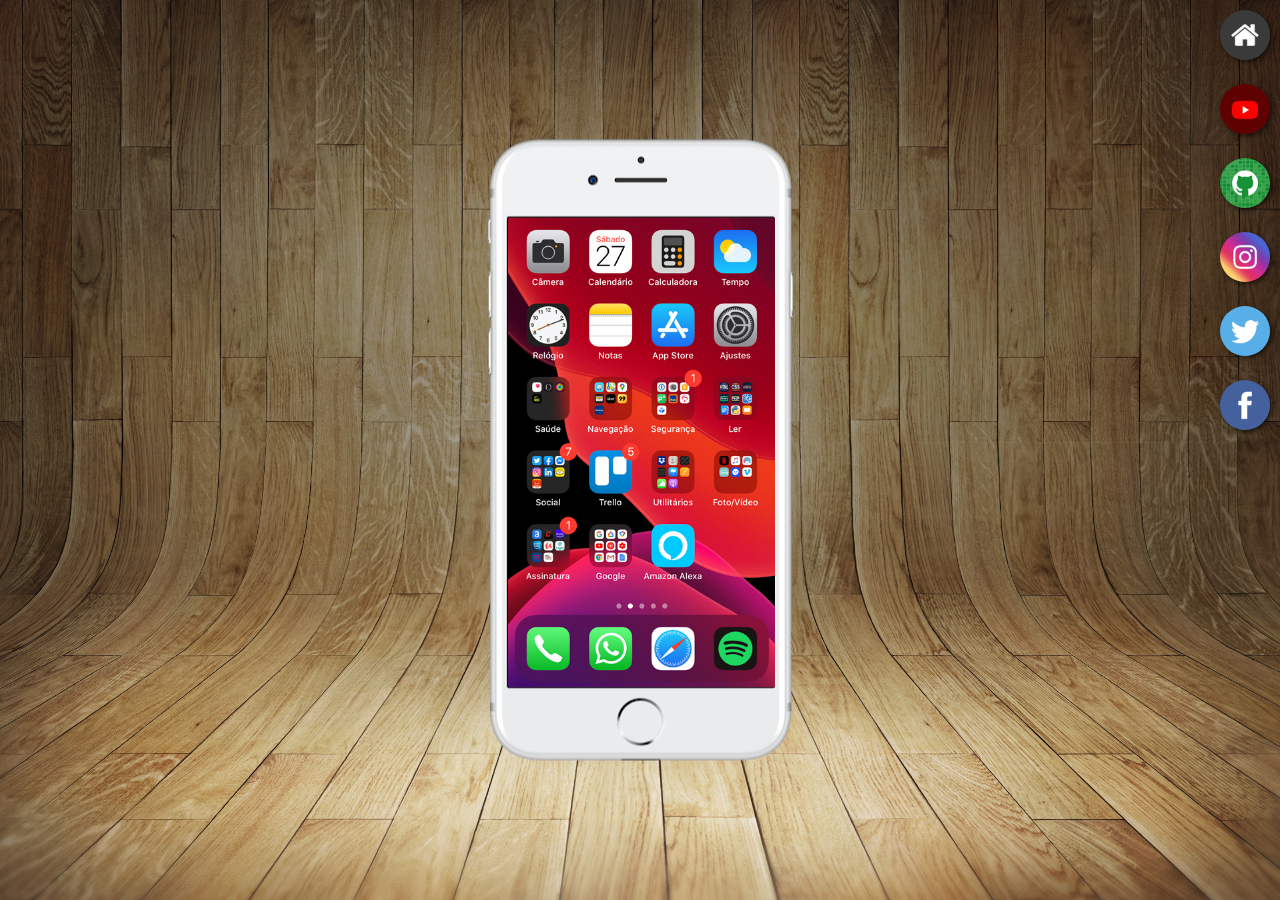
<file: index.html>
<!DOCTYPE html>
<html lang="pt-br">
<head>
    <meta charset="UTF-8">
    <meta name="viewport" content="width=device-width, initial-scale=1.0">
    <link rel="shortcut icon" href="favicon.ico" type="image/x-icon">
    <link rel="stylesheet" href="estilos/style.css">
    <title>Projeto Resdes Sociais</title>
</head>
<body>
    <main>
        <section id="telefone">
           <iframe src="home.html" name="tela" id="tela" frameborder="0"> Esse recurso nao é compativel com navegador</iframe> 
            
        </section>
        <section id="redes-sociais">
            <a href="home.html" target="tela"><img src="imagens/logo-home.jpg" alt="home"></a><br>
            <a href="youtube.html" target="tela"><img src="imagens/logo-youtube.jpg" alt="youtube"></a><br>
            <a href="github.html" target="tela"><img src="imagens/logo-github.jpg" alt="github"></a><br>
            <a href="#" target="tela"><img src="imagens/logo-instagram.jpg" alt="instagram"></a><br>
            <a href="#" target="tela"><img src="imagens/logo-twitter.jpg" alt="twiter"></a><br>
            <a href="#" target="tela"><img src="imagens/logo-facebook.jpg" alt="facebook"></a>
        </section>
    </main>
</body>
</html>
</file>
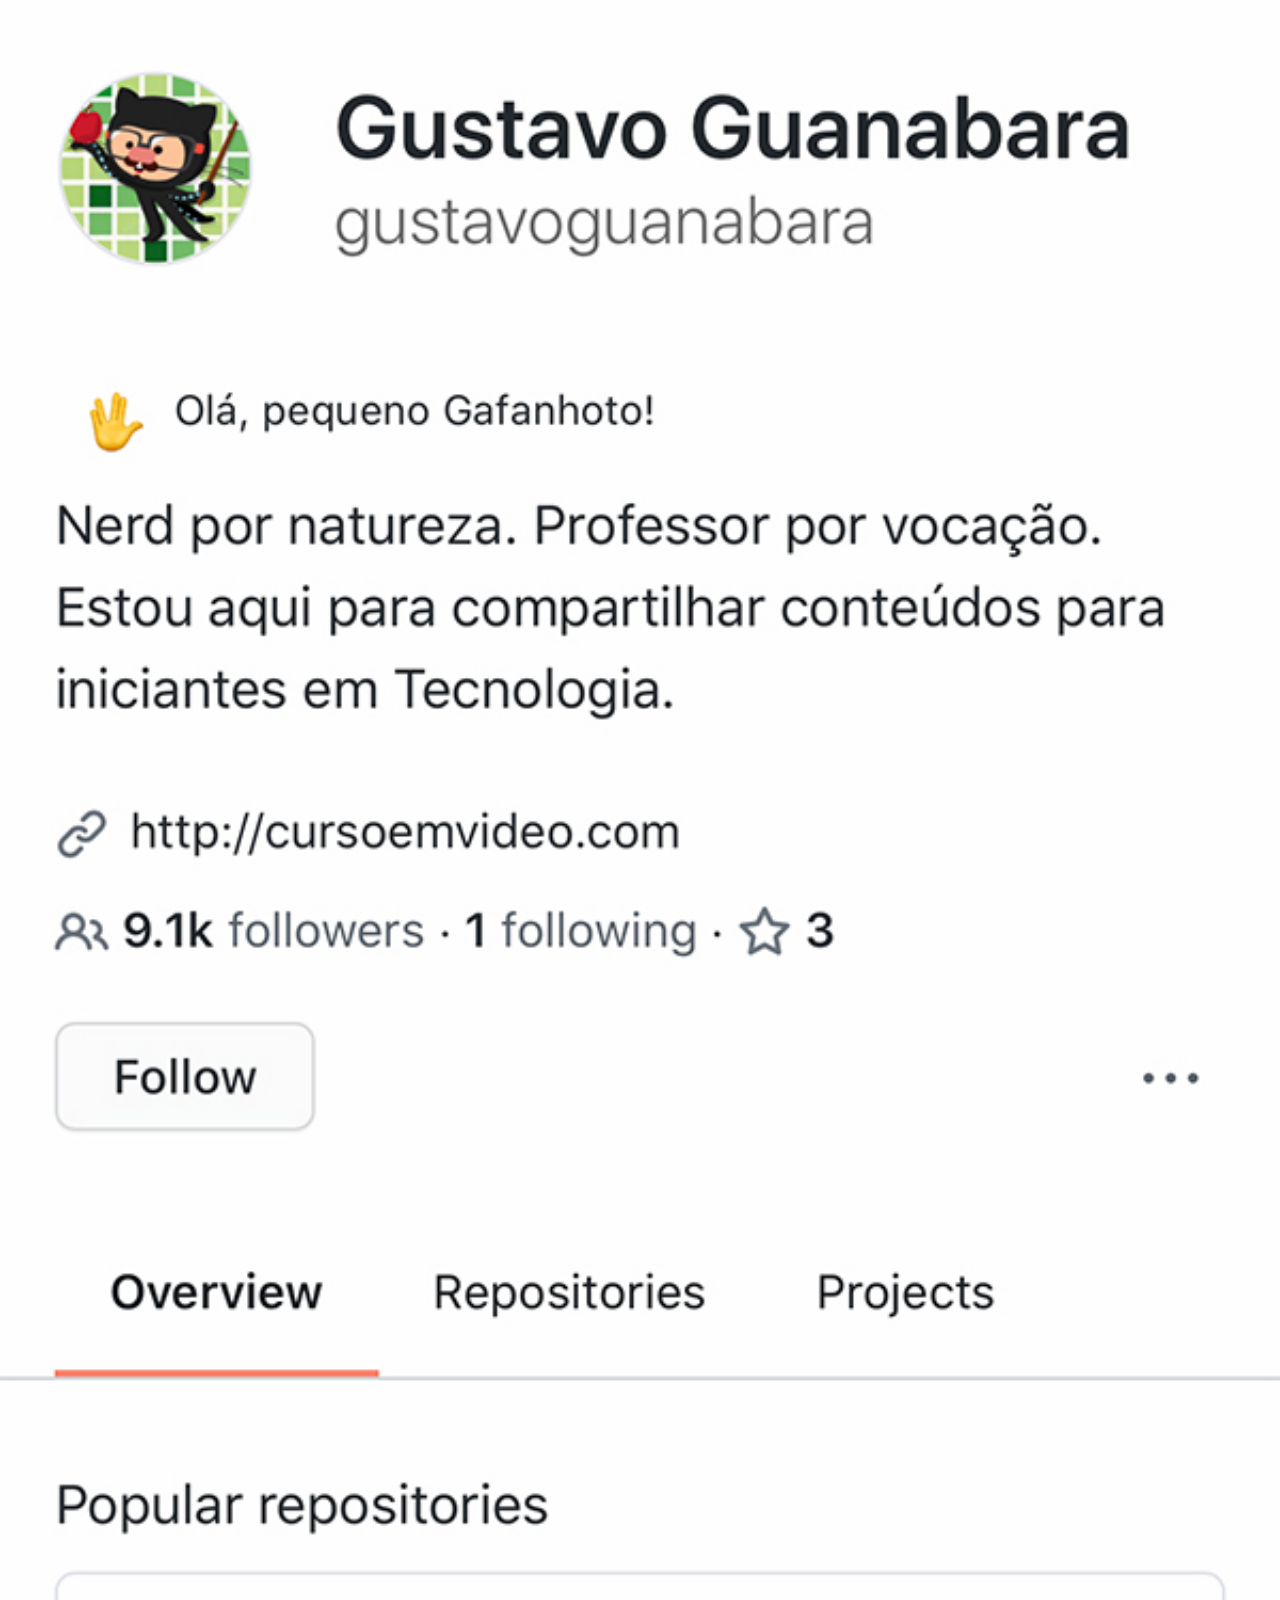
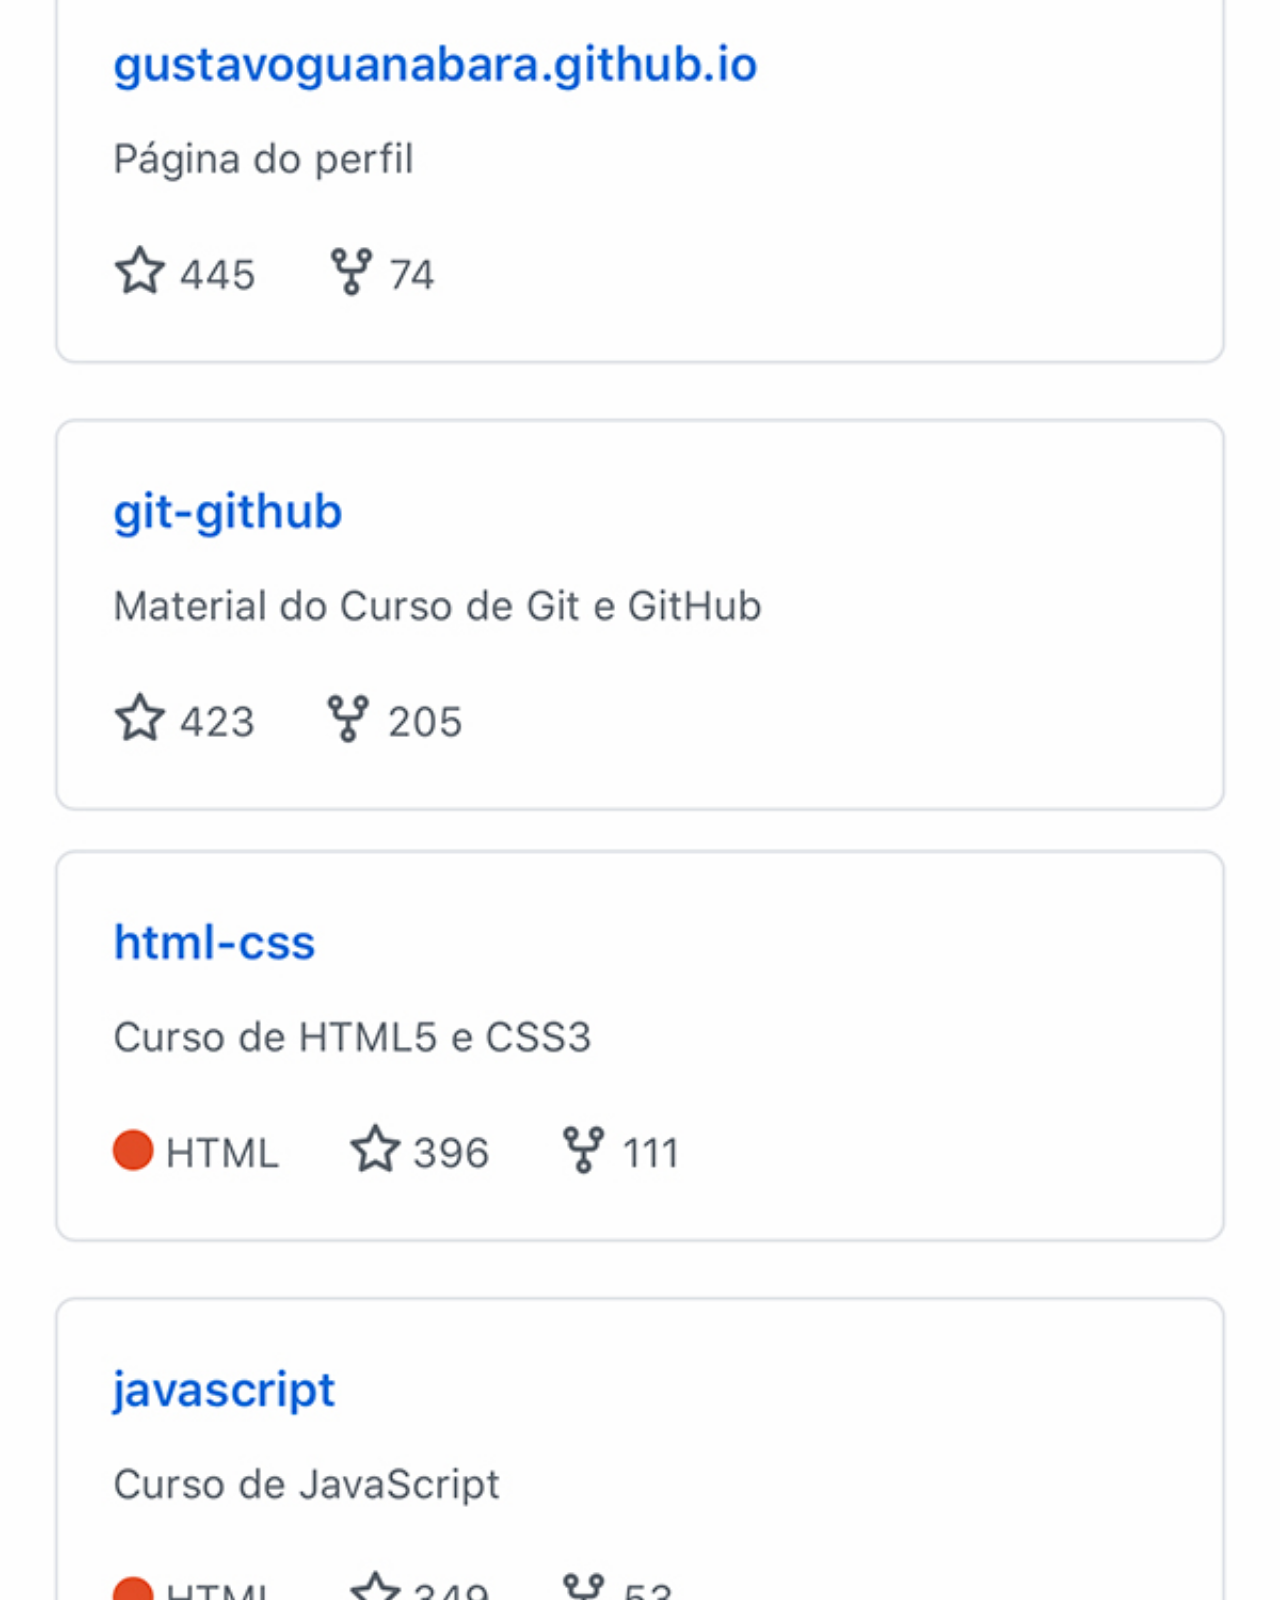
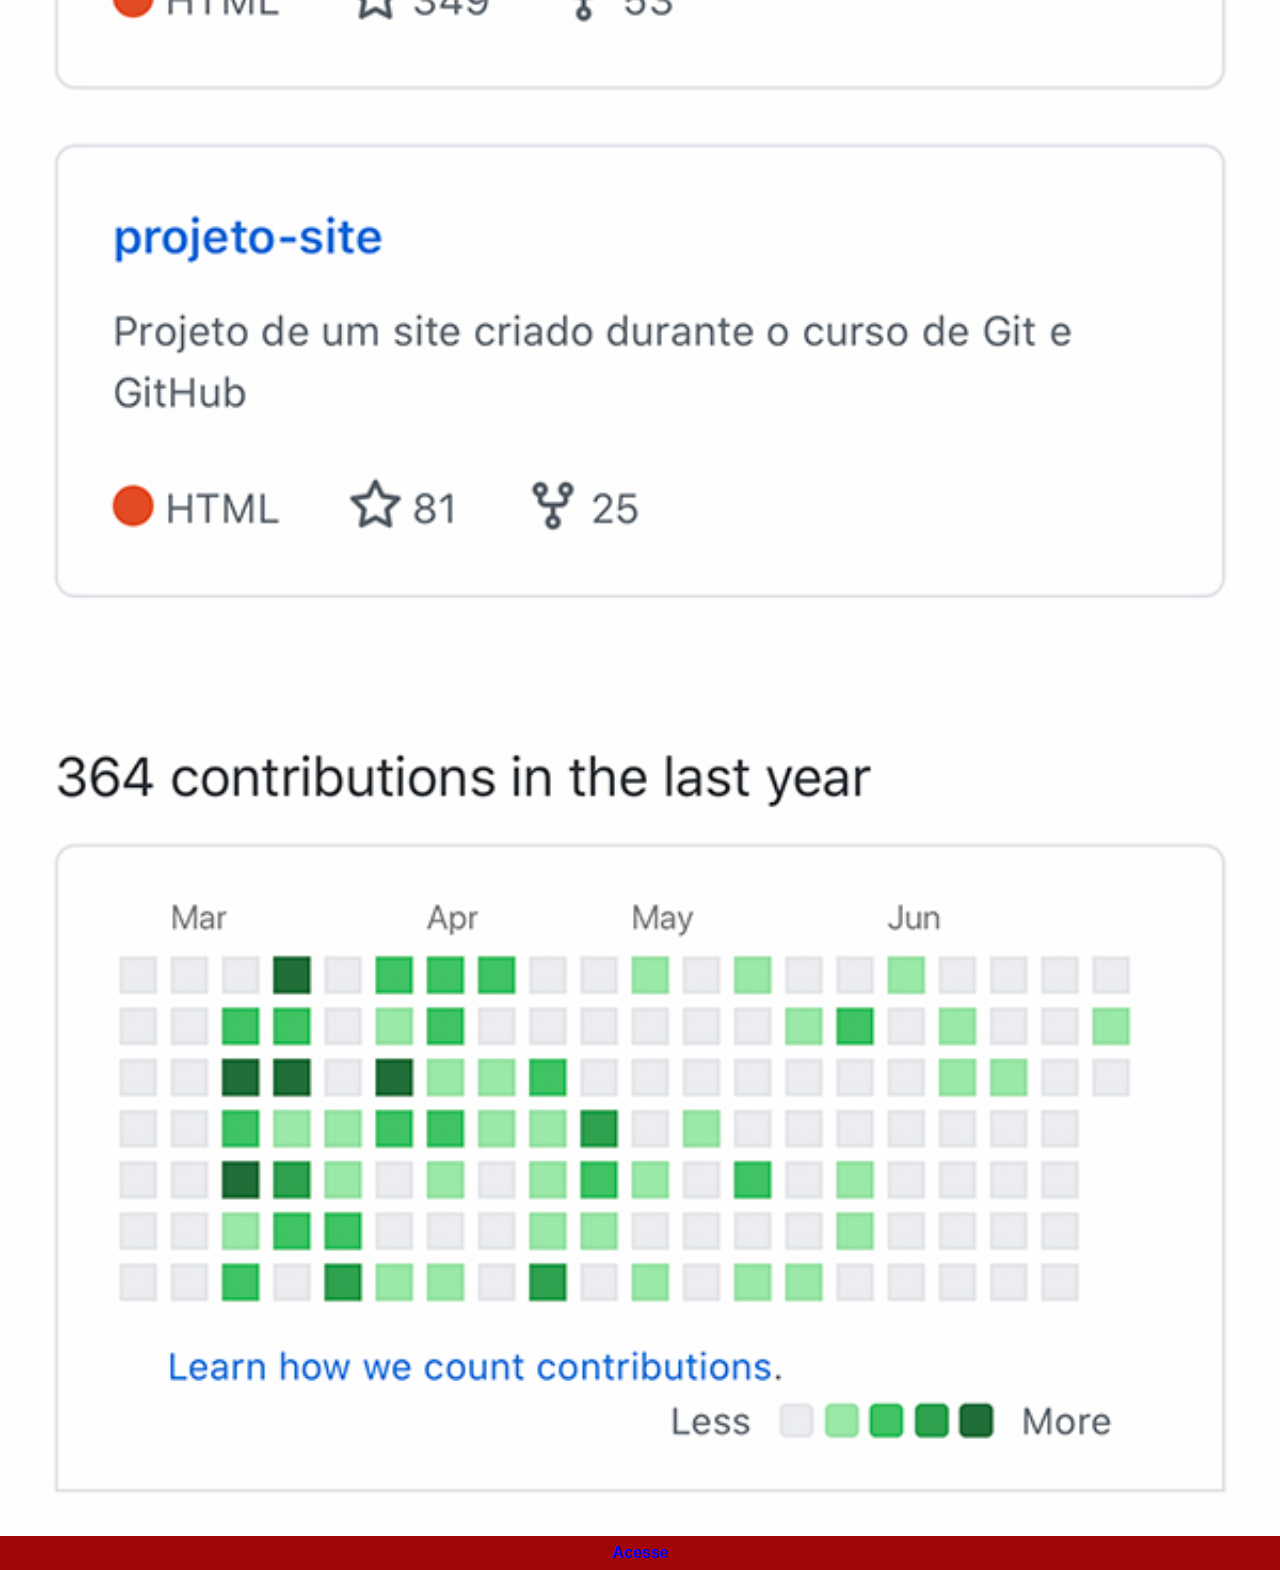
<file: github.html>
<!DOCTYPE html>
<html lang="pt-br">
<head>
    <meta charset="UTF-8">
    <meta name="viewport" content="width=device-width, initial-scale=1.0">
    <title>Github</title>
    <link rel="stylesheet" href="estilos/social.css">
</head>
<body>
    <img src="imagens/tela-github.jpg" alt="github">
    <a href="https://github.com/gustavoguanabara" target="_blank">Acesse</a>
</body>
</html>
</file>
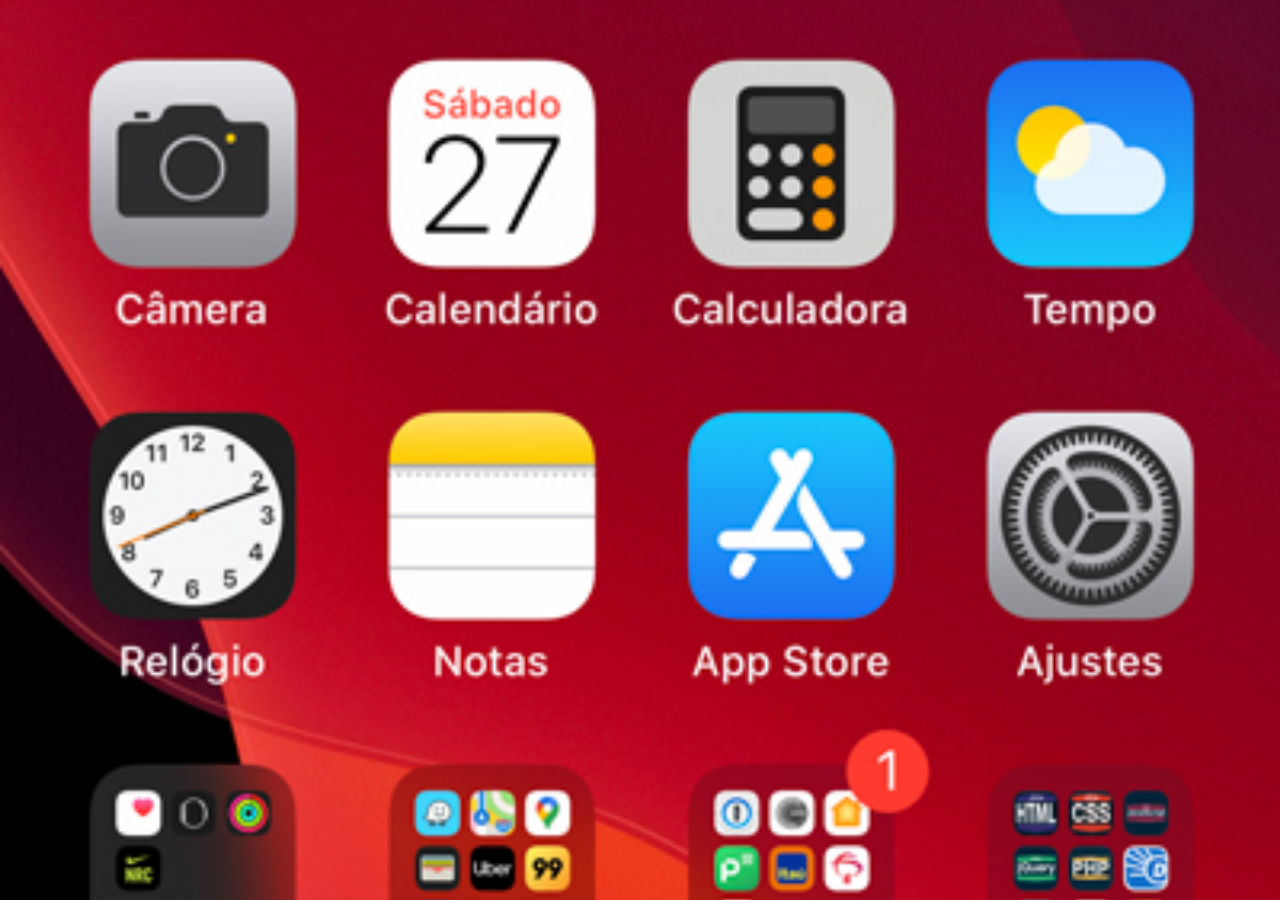
<file: home.html>
<!DOCTYPE html>
<html lang="pt-br">
<head>
    <meta charset="UTF-8">
    <meta name="viewport" content="width=device-width, initial-scale=1.0">
    <title>Home</title>
</head>
<style>
    *{  margin: 0px;
        padding: 0px;
    }
    body{
        width: 100vw;
        height: 100vh;
        background: black url('imagens/tela-home.jpg') no-repeat top center;
        background-size: cover;
    }
</style>
<body>
    
</body>
</html>
</file>
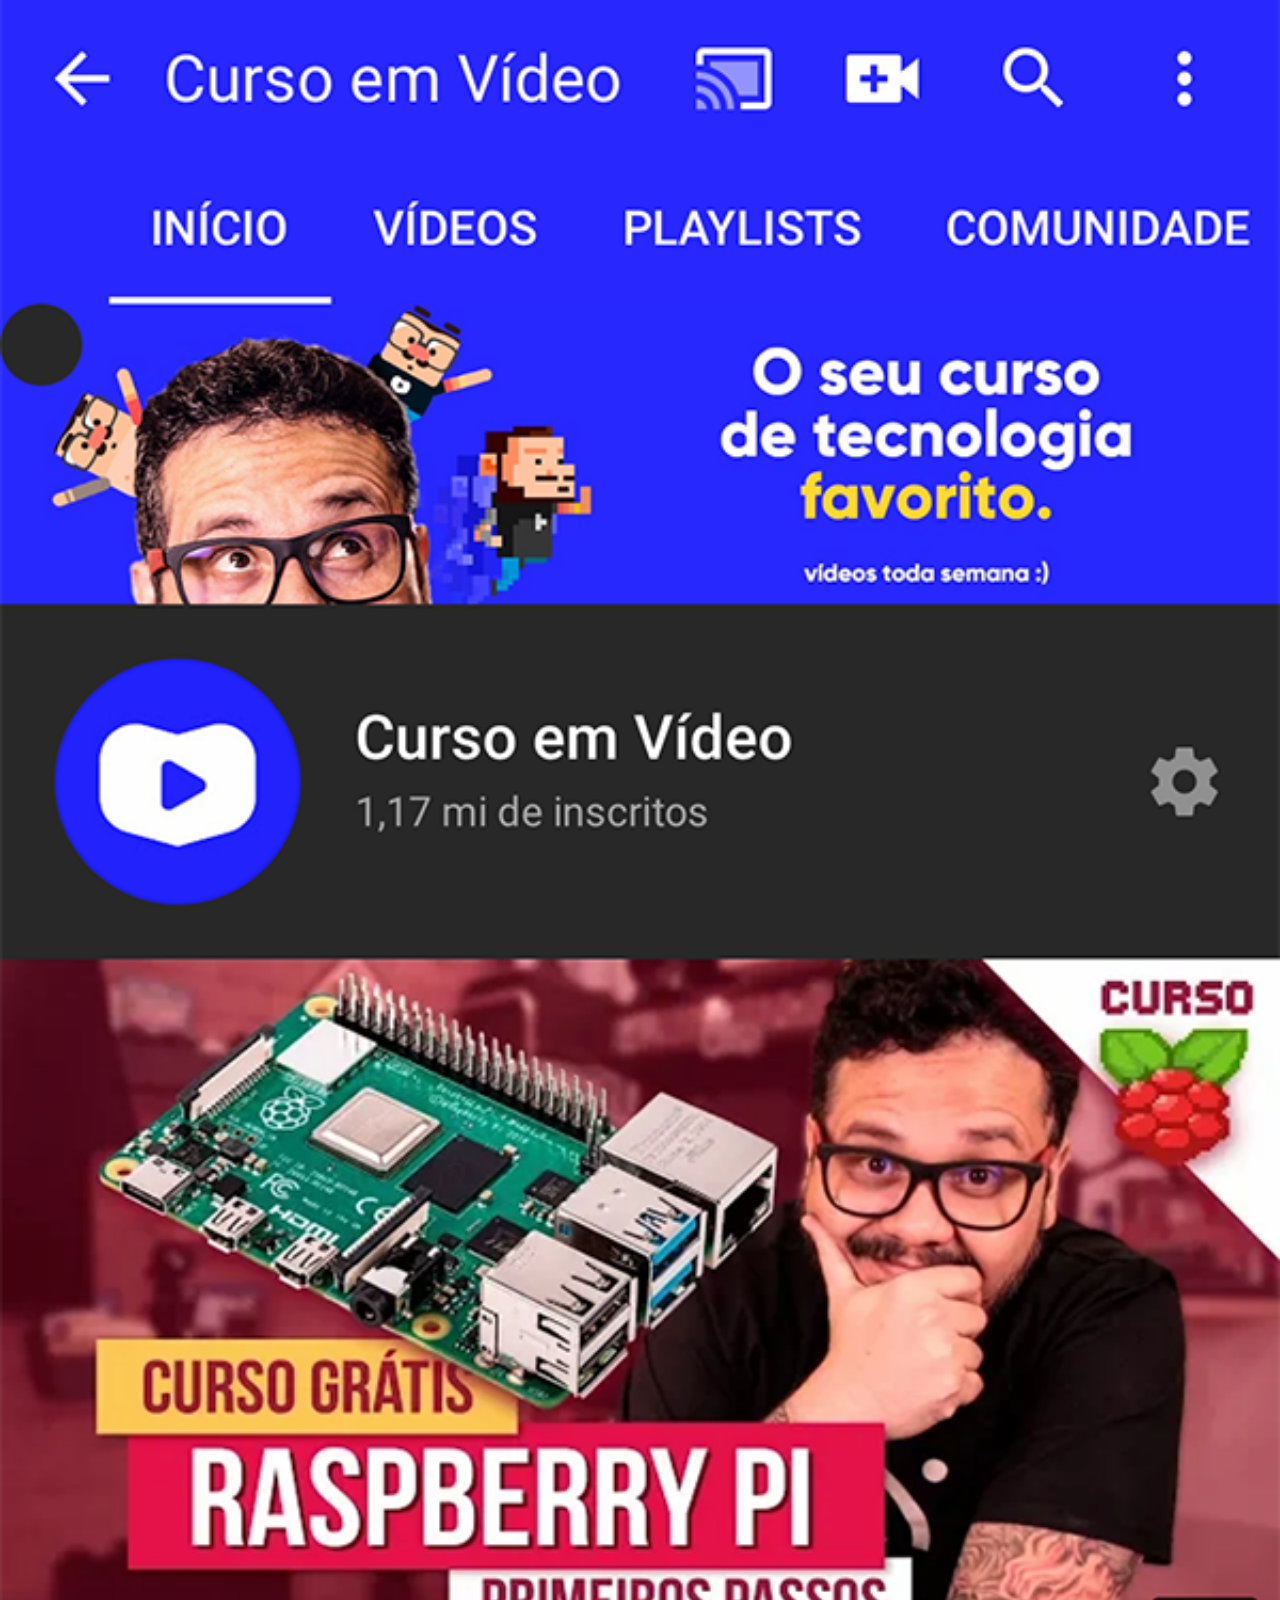
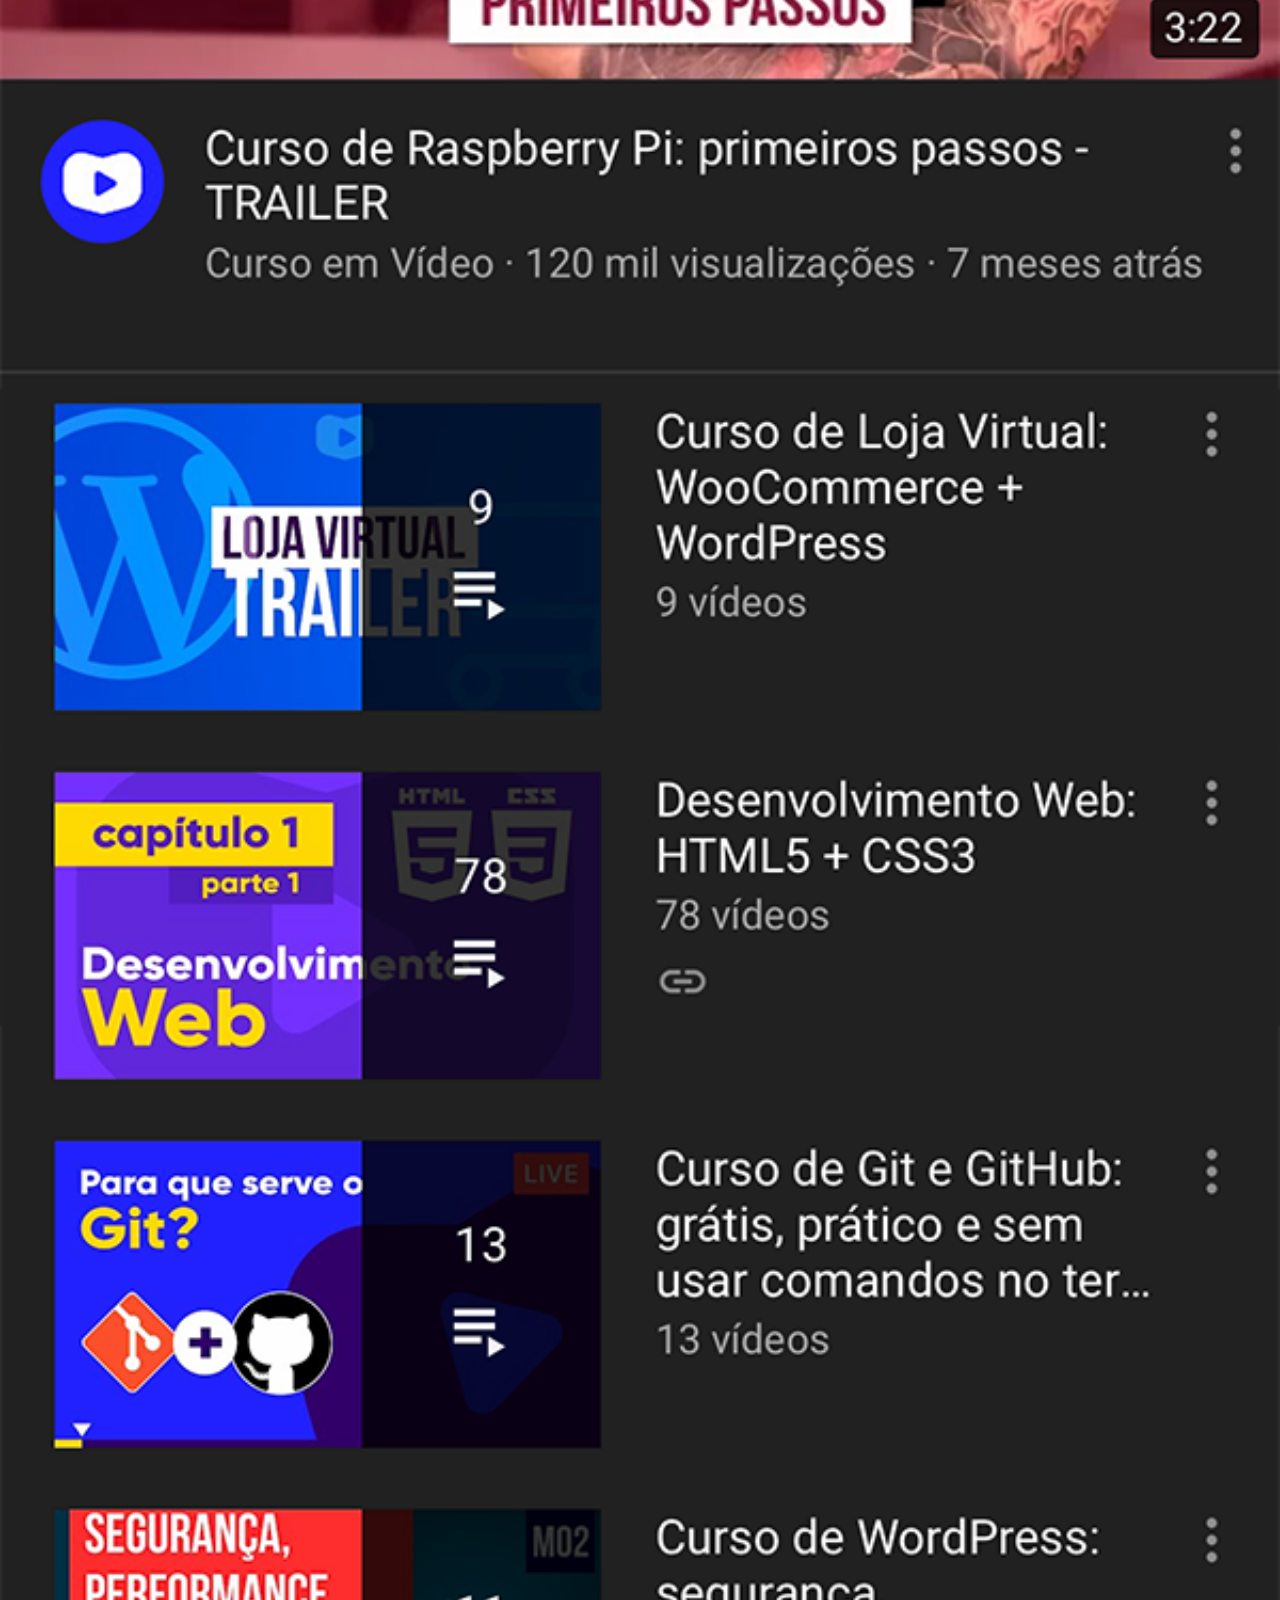
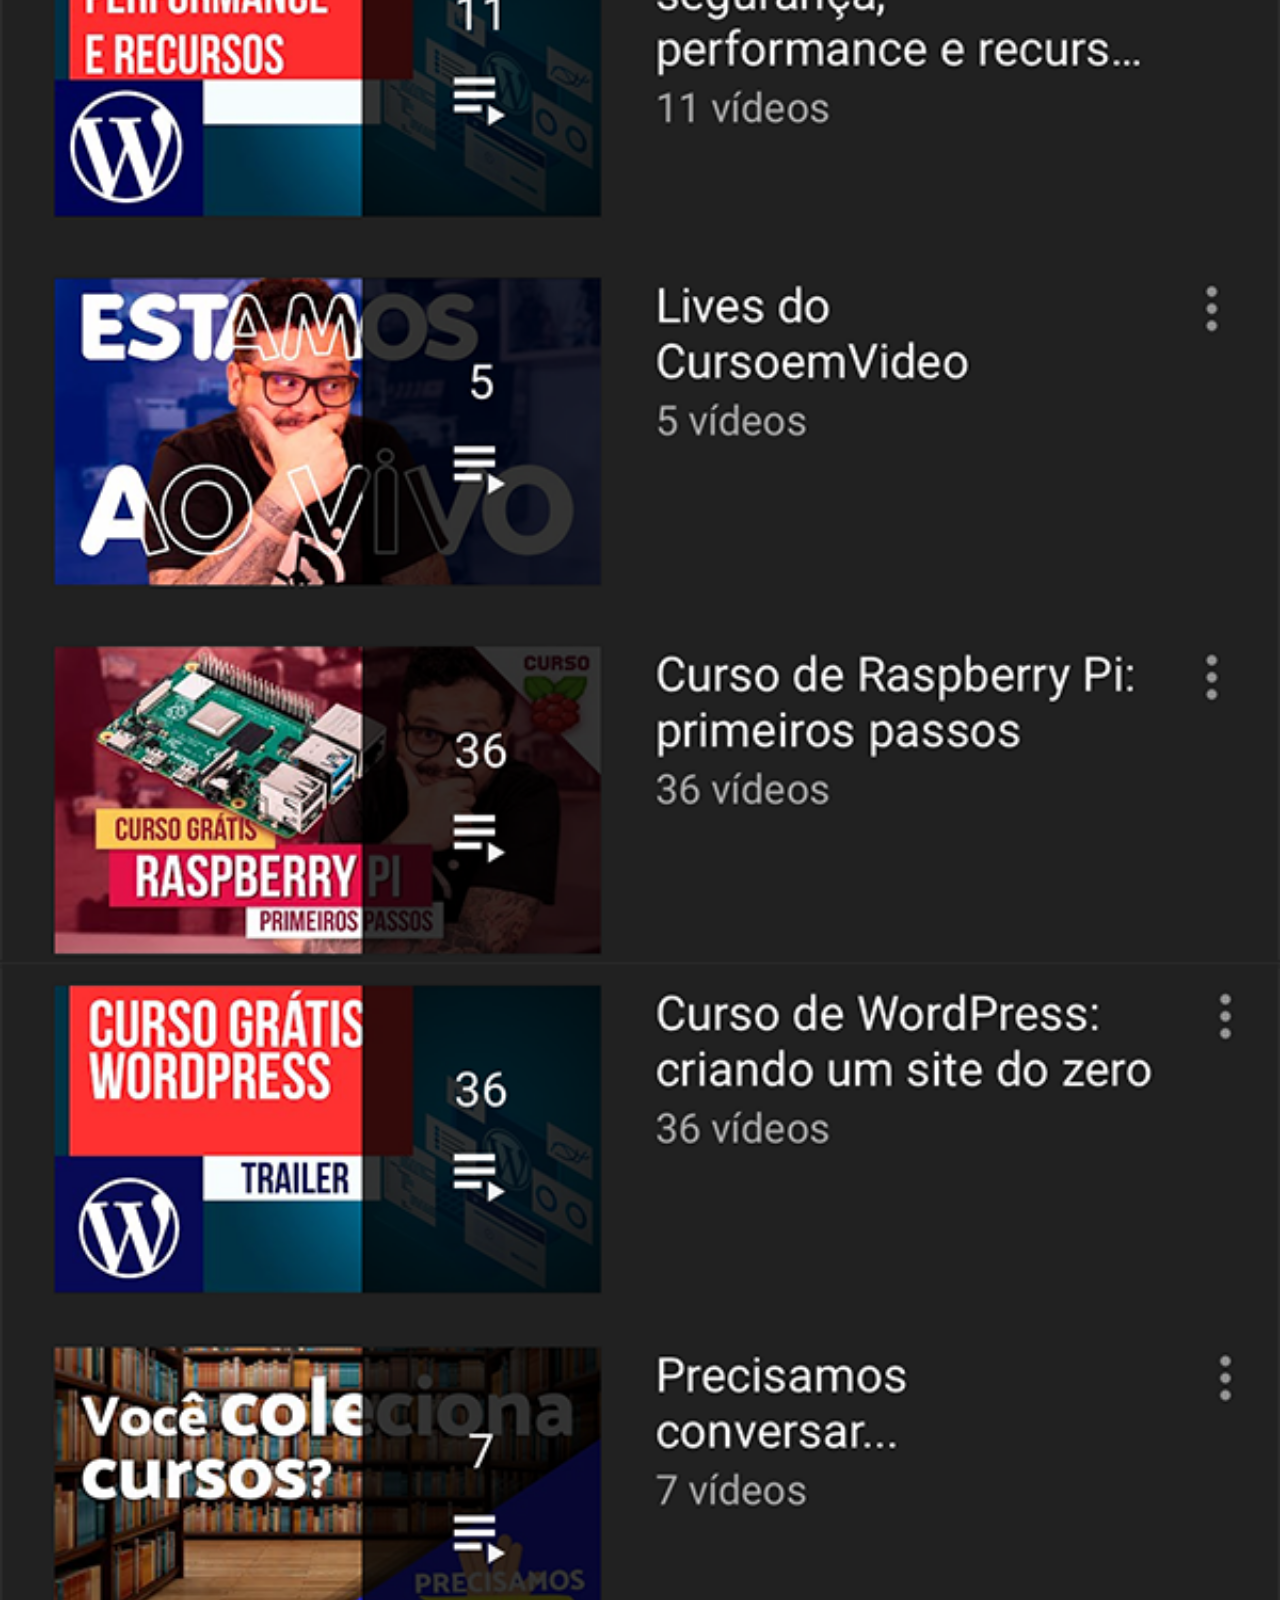
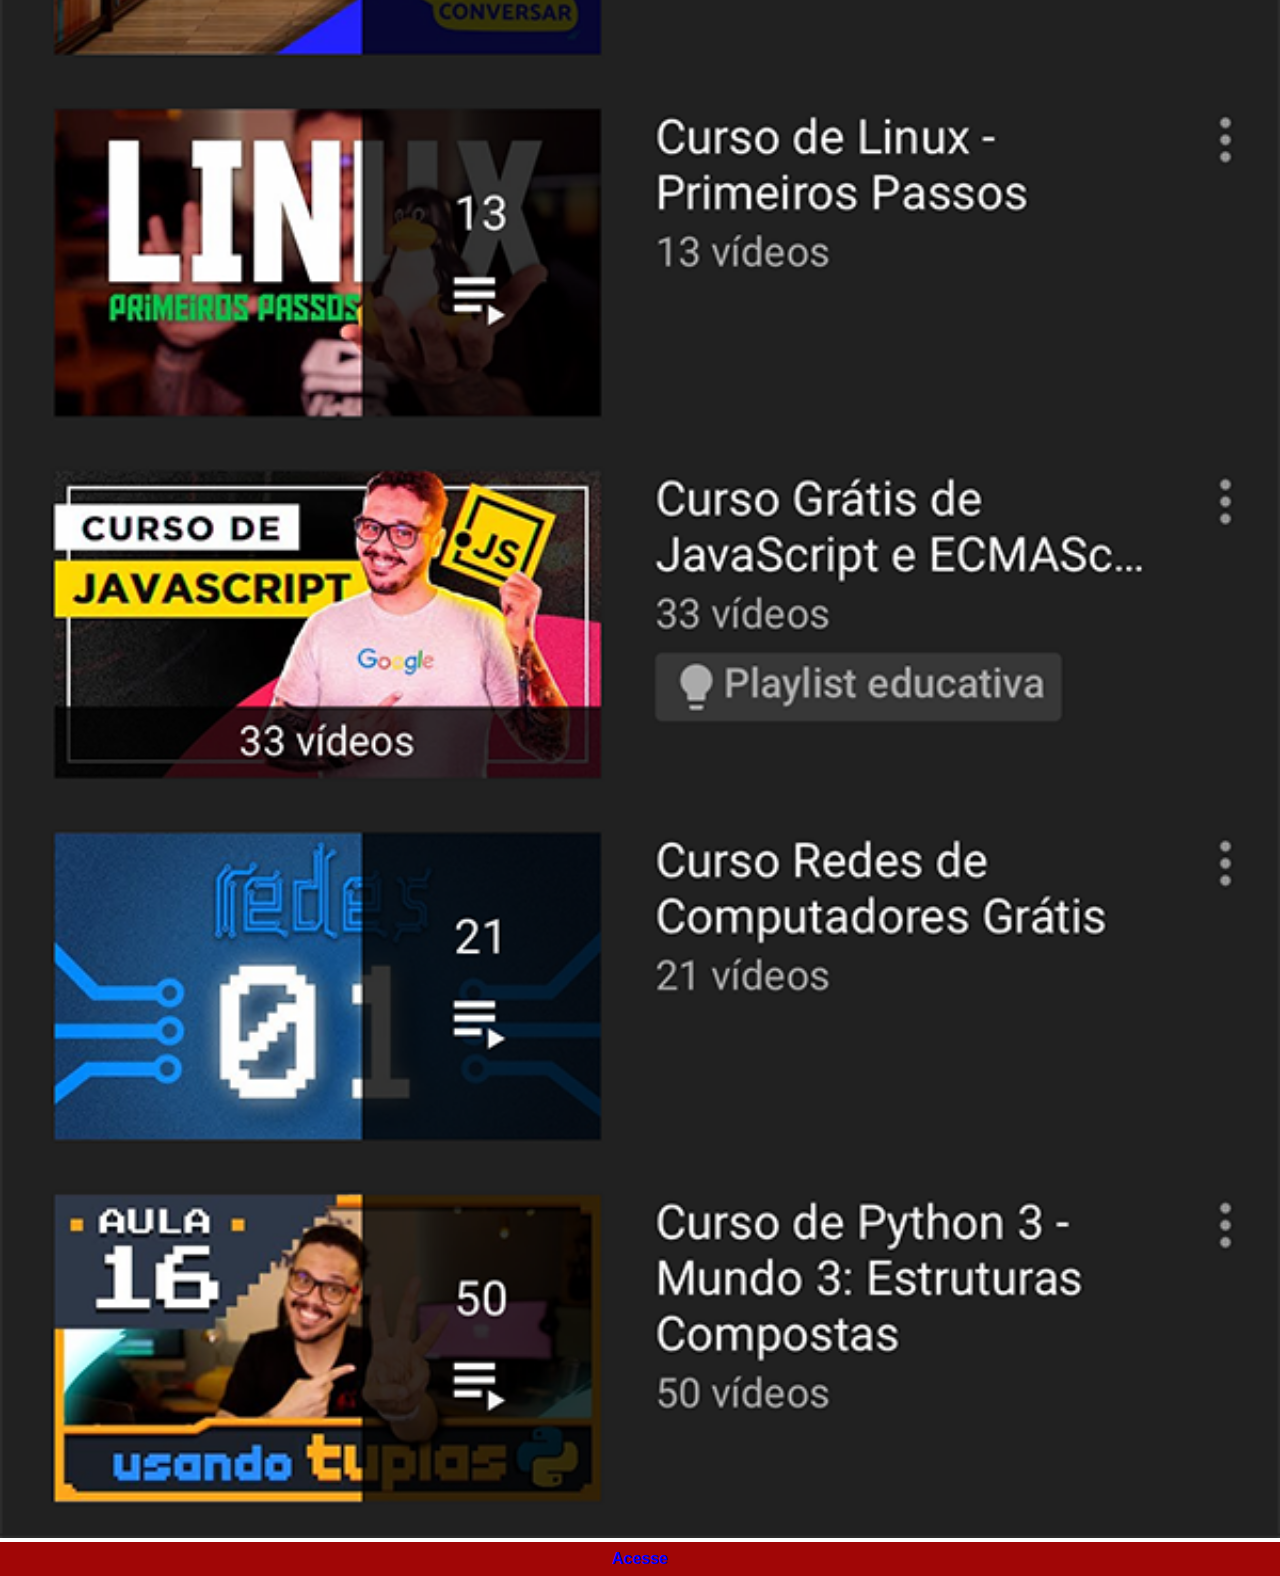
<file: youtube.html>
<!DOCTYPE html>
<html lang="pt-br">
<head>
    <meta charset="UTF-8">
    <meta name="viewport" content="width=device-width, initial-scale=1.0">
    <title>Document</title>
    <link rel="stylesheet" href="estilos/social.css">
</head>
<body>
    <img src="imagens/tela-youtube.png" alt="youtube">
    <a href="https://www.youtube.com/results?search_query=curso+em+video" target="_blank">Acesse</a>
</body>
</html>
</file>
<file: estilos/style.css>
@charset "UTF-8";\

*{
    margin: 0;
    padding: 0;
    font-family: Arial, Helvetica, sans-serif;
}

html,body{
    height: 100vh;
    width: 100vw;
    background-color: rgb(0, 0, 0);

}
main{
    height: 100vh;
    position: relative; 
}

body{
    margin: 0;
    background: url('../imagens/fundo-madeira.jpg') no-repeat top center;
    background-size: cover;
    background-attachment: fixed;
}

section#telefone{
    height: 627px;
    width: 310px;
    position: absolute;
    top: 50%;
    left: 50%;
    transform: translate(-50%,-50%);
    background: url('../imagens/frame-iphone.png') no-repeat;
}
iframe#tela{
    position: relative;
    top: 81px;
    left: 22.5px;
    width: 266.5px;
    height: 470px;
}
section#redes-sociais{
   text-align: right; 
}
section#redes-sociais img{
    width: 50px;
    margin: 10px;
    border-radius: 50%;
    box-shadow: 2px 2px 5px rgba(0, 0, 0, 0.614); 
    box-sizing: border-box;
}
section#redes-sociais img:hover{
    border: 2px solid rgba(255, 255, 255, 0.485);
    transform: translate(-5px,-3px);
    box-shadow: 5px px 5px rgba(0, 0, 0, 0.614);
    transition: transform 0.4s,border .4s;

}
</file>
<file: estilos/social.css>
@charset "UTF-8";
        *{
            margin: 0px;
            padding: 0px;
            font-family: Arial, Helvetica, sans-serif;
        }
        ::-webkit-scrollbar{
            width: 0px;
            height: 0px;
            
        }
        img{
                width: 100vw;

        }
        a:hover{
            background-color: red;
            text-decoration: none;
            color: rgba(255, 255, 255, 0.619);

        }
        a{      
                display: block;
                background-color: rgba(160, 2, 2, 0.985);
                color: blue;
                padding: 20px;
                text-align: center;
                font-weight: bolder;
                text-decoration: none;
                padding: 8px;

        }
</file>
